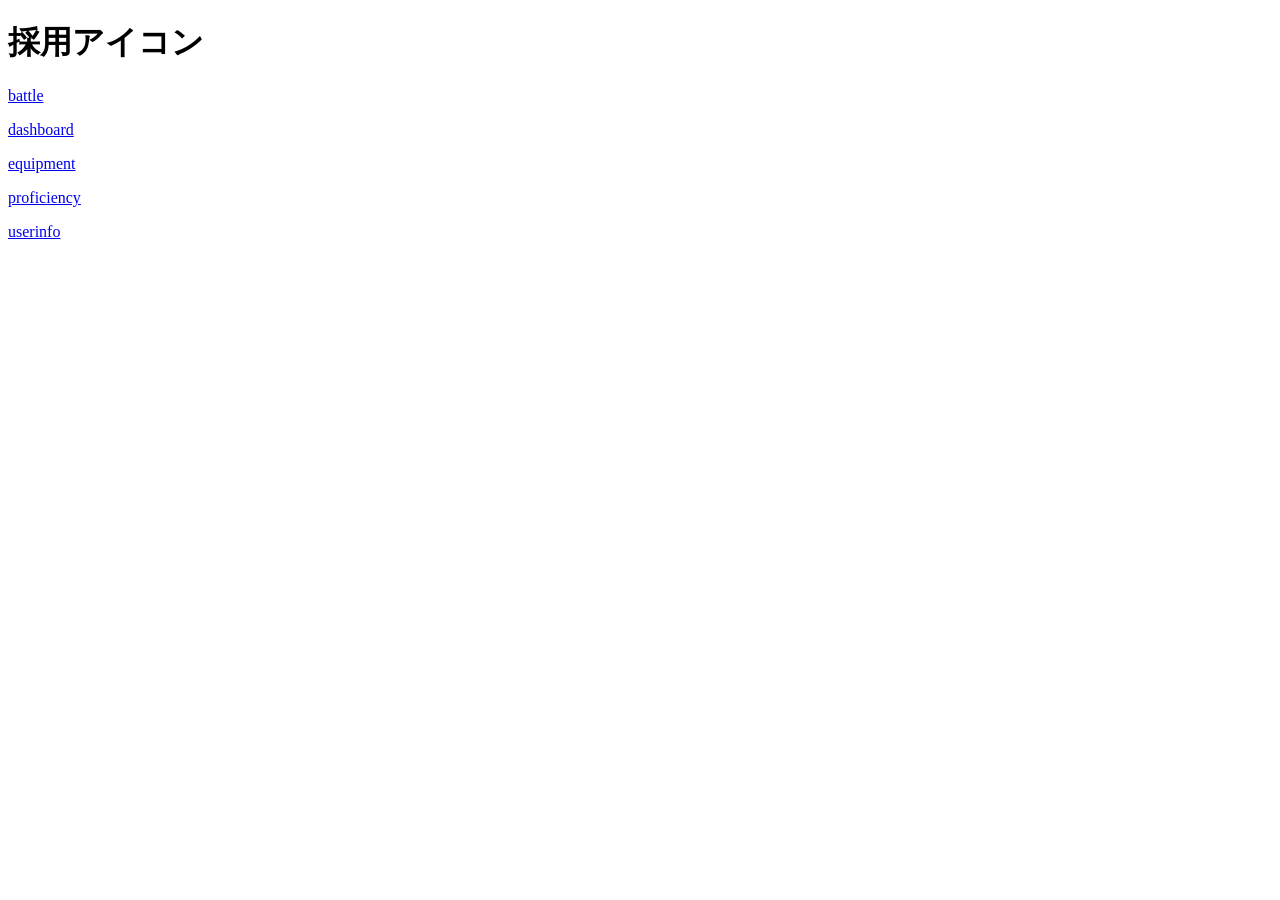
<file: icons/preview.html>
<!doctype html><meta charset="utf-8"><title>採用アイコン</title><h1>採用アイコン</h1><p><a href="battle/preview.html">battle</a></p><p><a href="dashboard/preview.html">dashboard</a></p><p><a href="equipment/preview.html">equipment</a></p><p><a href="proficiency/preview.html">proficiency</a></p><p><a href="userinfo/preview.html">userinfo</a></p>
</file>
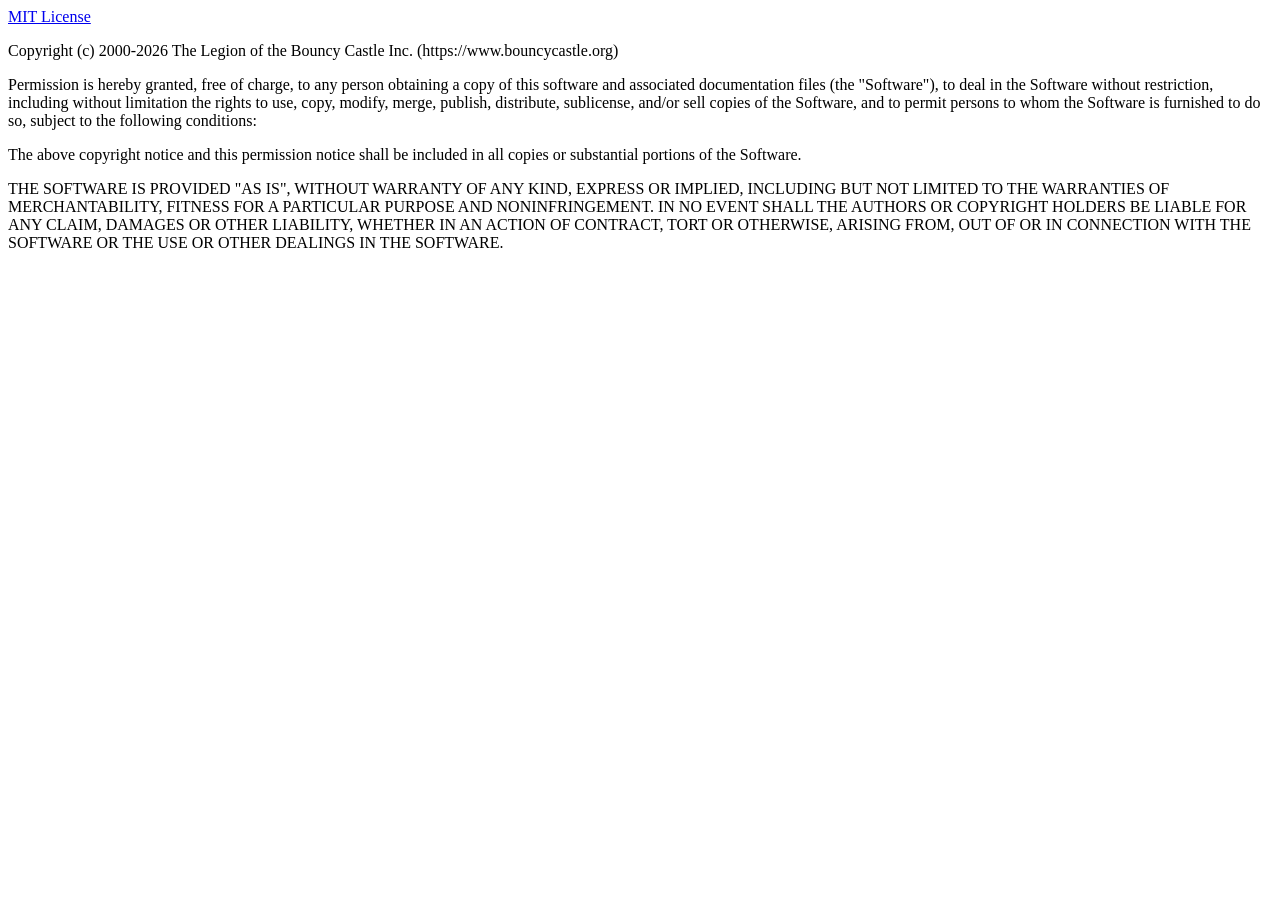
<file: licenses/BouncyCastle-LICENSE.html>
<html>
<body bgcolor=#ffffff>

<a href="https://opensource.org/licenses/MIT" >MIT License</a>
<p>
Copyright (c) 2000-2026 The Legion of the Bouncy Castle Inc. (https://www.bouncycastle.org)
</p><p>
Permission is hereby granted, free of charge, to any person obtaining a copy of this software 
and associated documentation files (the "Software"), to deal in the Software without restriction, 
including without limitation the rights to use, copy, modify, merge, publish, distribute, sublicense, 
and/or sell copies of the Software, and to permit persons to whom the Software is furnished to do so,
subject to the following conditions:
</p><p>
The above copyright notice and this permission notice shall be included in all copies or substantial
portions of the Software.
</p><p>
THE SOFTWARE IS PROVIDED "AS IS", WITHOUT WARRANTY OF ANY KIND, EXPRESS OR IMPLIED,
INCLUDING BUT NOT LIMITED TO THE WARRANTIES OF MERCHANTABILITY, FITNESS FOR A PARTICULAR
PURPOSE AND NONINFRINGEMENT. IN NO EVENT SHALL THE AUTHORS OR COPYRIGHT HOLDERS BE
LIABLE FOR ANY CLAIM, DAMAGES OR OTHER LIABILITY, WHETHER IN AN ACTION OF CONTRACT, TORT OR
OTHERWISE, ARISING FROM, OUT OF OR IN CONNECTION WITH THE SOFTWARE OR THE USE OR OTHER
DEALINGS IN THE SOFTWARE.
</p>
</body>
</html>
</file>
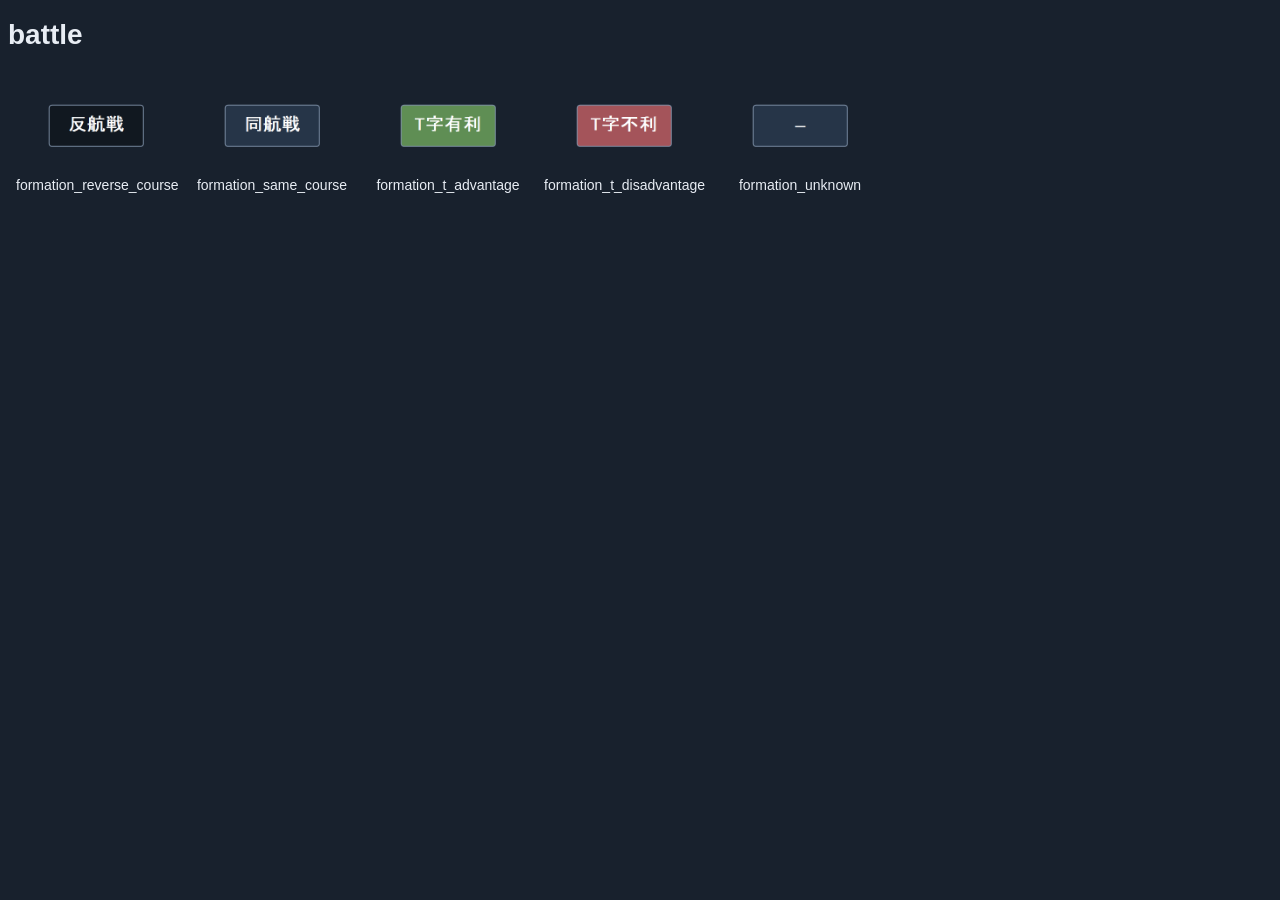
<file: icons/battle/preview.html>
<!doctype html><html lang="ja"><meta charset="utf-8"><title>battle</title><style>body{background:#18212d;color:#e8edf4;font:14px sans-serif}main{display:flex;flex-wrap:wrap}figure{width:160px;text-align:center;margin:8px}img{object-fit:contain}</style><h1>battle</h1><main><figure><img src="formation_reverse_course.png" width="96" height="96" loading="lazy"><figcaption>formation_reverse_course</figcaption></figure><figure><img src="formation_same_course.png" width="96" height="96" loading="lazy"><figcaption>formation_same_course</figcaption></figure><figure><img src="formation_t_advantage.png" width="96" height="96" loading="lazy"><figcaption>formation_t_advantage</figcaption></figure><figure><img src="formation_t_disadvantage.png" width="96" height="96" loading="lazy"><figcaption>formation_t_disadvantage</figcaption></figure><figure><img src="formation_unknown.png" width="96" height="96" loading="lazy"><figcaption>formation_unknown</figcaption></figure></main></html>
</file>
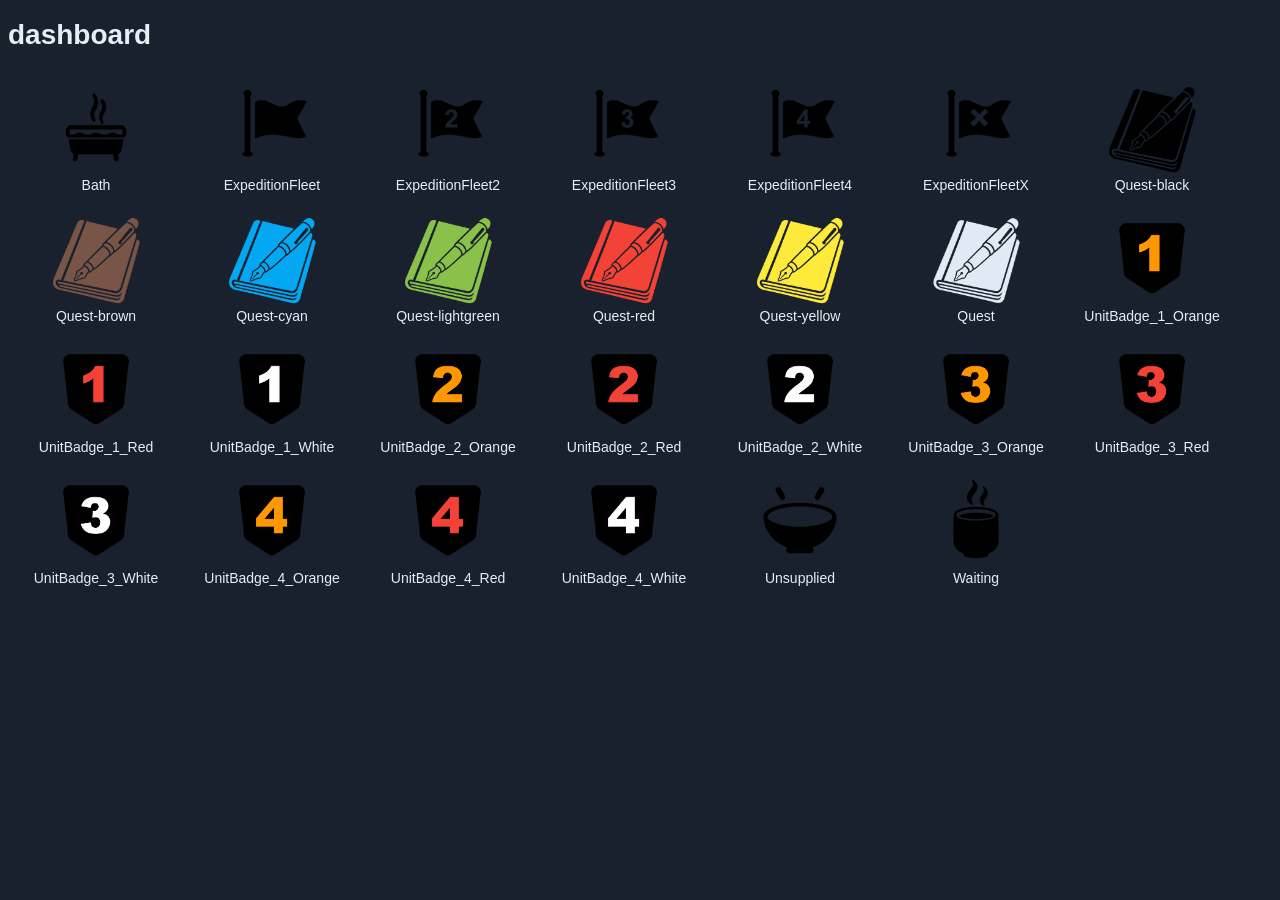
<file: icons/dashboard/preview.html>
<!doctype html><html lang="ja"><meta charset="utf-8"><title>dashboard</title><style>body{background:#18212d;color:#e8edf4;font:14px sans-serif}main{display:flex;flex-wrap:wrap}figure{width:160px;text-align:center;margin:8px}img{object-fit:contain}</style><h1>dashboard</h1><main><figure><img src="Bath.png" width="96" height="96" loading="lazy"><figcaption>Bath</figcaption></figure><figure><img src="ExpeditionFleet.png" width="96" height="96" loading="lazy"><figcaption>ExpeditionFleet</figcaption></figure><figure><img src="ExpeditionFleet2.png" width="96" height="96" loading="lazy"><figcaption>ExpeditionFleet2</figcaption></figure><figure><img src="ExpeditionFleet3.png" width="96" height="96" loading="lazy"><figcaption>ExpeditionFleet3</figcaption></figure><figure><img src="ExpeditionFleet4.png" width="96" height="96" loading="lazy"><figcaption>ExpeditionFleet4</figcaption></figure><figure><img src="ExpeditionFleetX.png" width="96" height="96" loading="lazy"><figcaption>ExpeditionFleetX</figcaption></figure><figure><img src="Quest-black.png" width="96" height="96" loading="lazy"><figcaption>Quest-black</figcaption></figure><figure><img src="Quest-brown.png" width="96" height="96" loading="lazy"><figcaption>Quest-brown</figcaption></figure><figure><img src="Quest-cyan.png" width="96" height="96" loading="lazy"><figcaption>Quest-cyan</figcaption></figure><figure><img src="Quest-lightgreen.png" width="96" height="96" loading="lazy"><figcaption>Quest-lightgreen</figcaption></figure><figure><img src="Quest-red.png" width="96" height="96" loading="lazy"><figcaption>Quest-red</figcaption></figure><figure><img src="Quest-yellow.png" width="96" height="96" loading="lazy"><figcaption>Quest-yellow</figcaption></figure><figure><img src="Quest.png" width="96" height="96" loading="lazy"><figcaption>Quest</figcaption></figure><figure><img src="UnitBadge_1_Orange.png" width="96" height="96" loading="lazy"><figcaption>UnitBadge_1_Orange</figcaption></figure><figure><img src="UnitBadge_1_Red.png" width="96" height="96" loading="lazy"><figcaption>UnitBadge_1_Red</figcaption></figure><figure><img src="UnitBadge_1_White.png" width="96" height="96" loading="lazy"><figcaption>UnitBadge_1_White</figcaption></figure><figure><img src="UnitBadge_2_Orange.png" width="96" height="96" loading="lazy"><figcaption>UnitBadge_2_Orange</figcaption></figure><figure><img src="UnitBadge_2_Red.png" width="96" height="96" loading="lazy"><figcaption>UnitBadge_2_Red</figcaption></figure><figure><img src="UnitBadge_2_White.png" width="96" height="96" loading="lazy"><figcaption>UnitBadge_2_White</figcaption></figure><figure><img src="UnitBadge_3_Orange.png" width="96" height="96" loading="lazy"><figcaption>UnitBadge_3_Orange</figcaption></figure><figure><img src="UnitBadge_3_Red.png" width="96" height="96" loading="lazy"><figcaption>UnitBadge_3_Red</figcaption></figure><figure><img src="UnitBadge_3_White.png" width="96" height="96" loading="lazy"><figcaption>UnitBadge_3_White</figcaption></figure><figure><img src="UnitBadge_4_Orange.png" width="96" height="96" loading="lazy"><figcaption>UnitBadge_4_Orange</figcaption></figure><figure><img src="UnitBadge_4_Red.png" width="96" height="96" loading="lazy"><figcaption>UnitBadge_4_Red</figcaption></figure><figure><img src="UnitBadge_4_White.png" width="96" height="96" loading="lazy"><figcaption>UnitBadge_4_White</figcaption></figure><figure><img src="Unsupplied.png" width="96" height="96" loading="lazy"><figcaption>Unsupplied</figcaption></figure><figure><img src="Waiting.png" width="96" height="96" loading="lazy"><figcaption>Waiting</figcaption></figure></main></html>
</file>
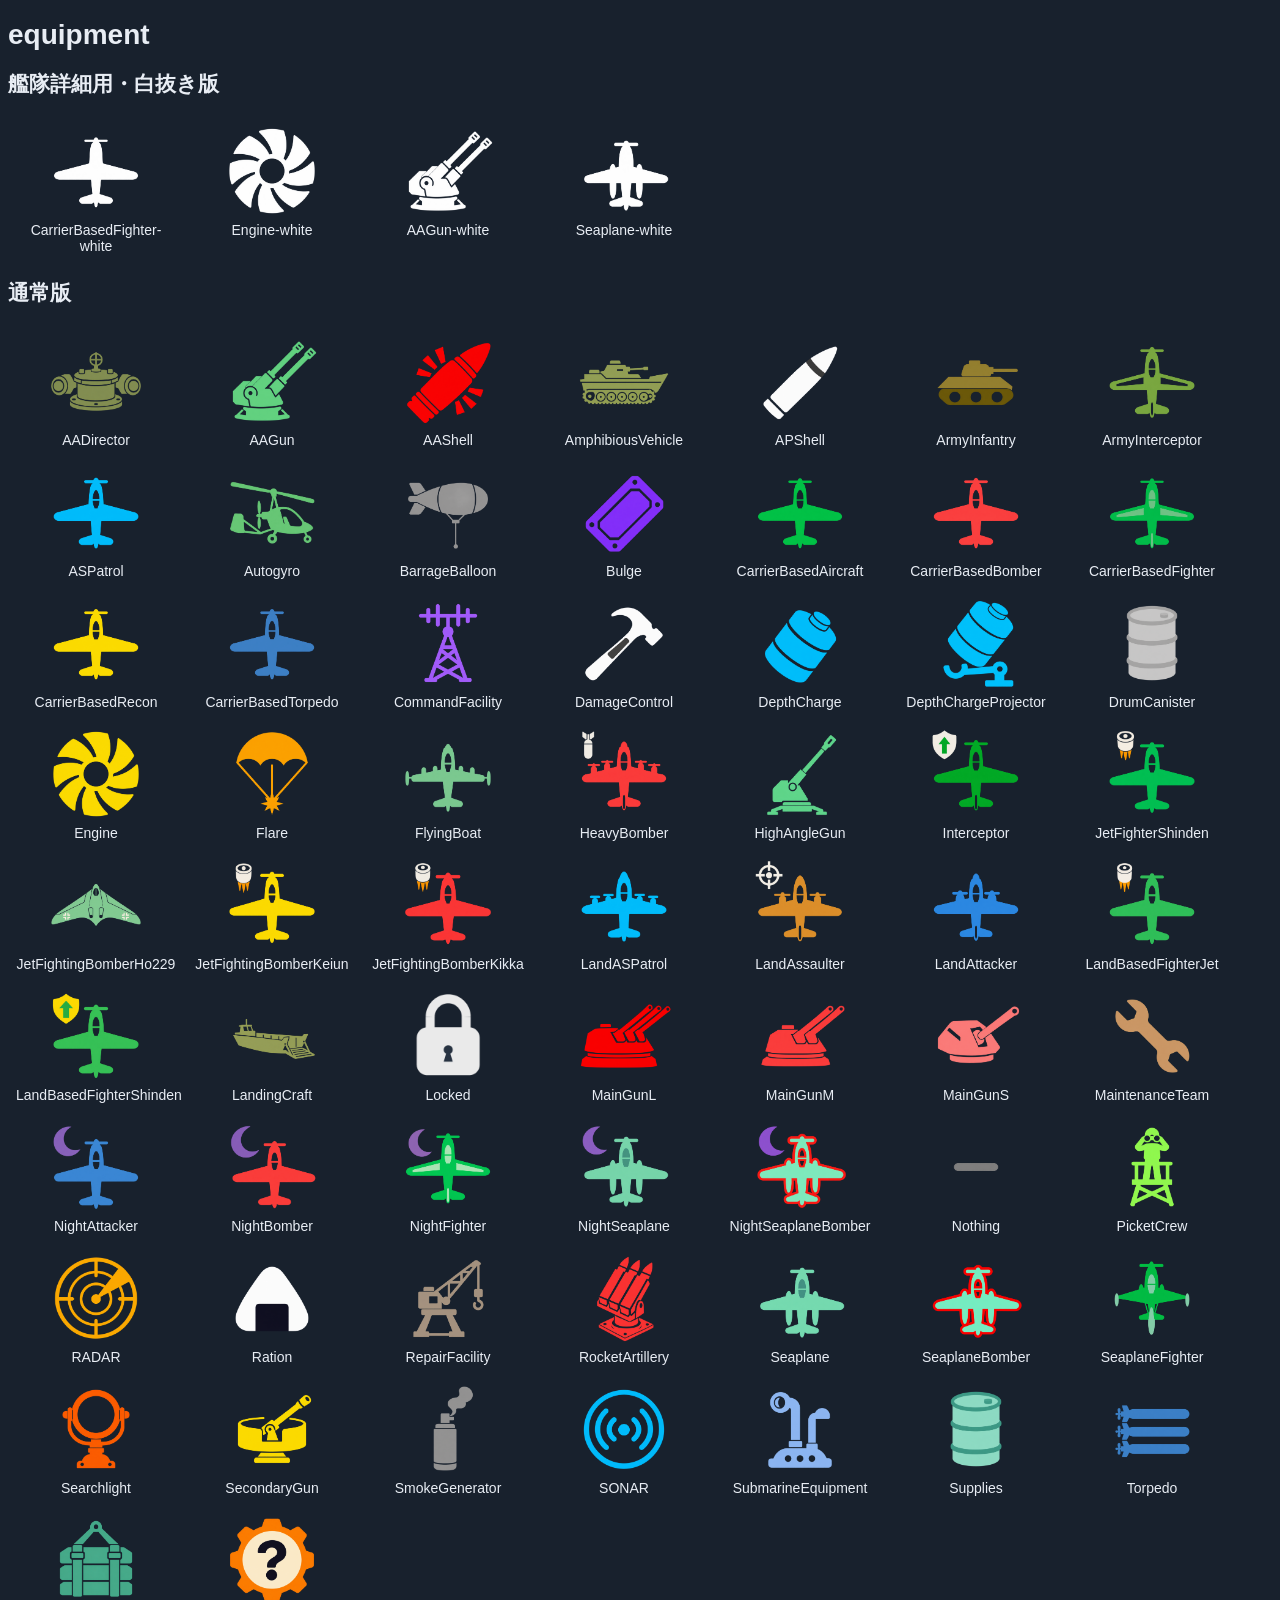
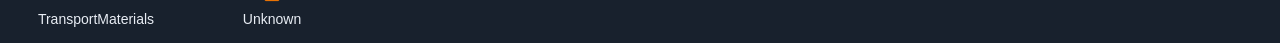
<file: icons/equipment/preview.html>
<!doctype html><html lang="ja"><meta charset="utf-8"><title>equipment</title><style>body{background:#18212d;color:#e8edf4;font:14px sans-serif}main{display:flex;flex-wrap:wrap}figure{width:160px;text-align:center;margin:8px}img{object-fit:contain}</style><h1>equipment</h1><h2>艦隊詳細用・白抜き版</h2><main><figure><img src="CarrierBasedFighter-white.png" width="96" height="96" loading="lazy"><figcaption>CarrierBasedFighter-white</figcaption></figure><figure><img src="Engine-white.png" width="96" height="96" loading="lazy"><figcaption>Engine-white</figcaption></figure><figure><img src="AAGun-white.png" width="96" height="96" loading="lazy"><figcaption>AAGun-white</figcaption></figure><figure><img src="Seaplane-white.png" width="96" height="96" loading="lazy"><figcaption>Seaplane-white</figcaption></figure></main><h2>通常版</h2><main><figure><img src="AADirector.png" width="96" height="96" loading="lazy"><figcaption>AADirector</figcaption></figure><figure><img src="AAGun.png" width="96" height="96" loading="lazy"><figcaption>AAGun</figcaption></figure><figure><img src="AAShell.png" width="96" height="96" loading="lazy"><figcaption>AAShell</figcaption></figure><figure><img src="AmphibiousVehicle.png" width="96" height="96" loading="lazy"><figcaption>AmphibiousVehicle</figcaption></figure><figure><img src="APShell.png" width="96" height="96" loading="lazy"><figcaption>APShell</figcaption></figure><figure><img src="ArmyInfantry.png" width="96" height="96" loading="lazy"><figcaption>ArmyInfantry</figcaption></figure><figure><img src="ArmyInterceptor.png" width="96" height="96" loading="lazy"><figcaption>ArmyInterceptor</figcaption></figure><figure><img src="ASPatrol.png" width="96" height="96" loading="lazy"><figcaption>ASPatrol</figcaption></figure><figure><img src="Autogyro.png" width="96" height="96" loading="lazy"><figcaption>Autogyro</figcaption></figure><figure><img src="BarrageBalloon.png" width="96" height="96" loading="lazy"><figcaption>BarrageBalloon</figcaption></figure><figure><img src="Bulge.png" width="96" height="96" loading="lazy"><figcaption>Bulge</figcaption></figure><figure><img src="CarrierBasedAircraft.png" width="96" height="96" loading="lazy"><figcaption>CarrierBasedAircraft</figcaption></figure><figure><img src="CarrierBasedBomber.png" width="96" height="96" loading="lazy"><figcaption>CarrierBasedBomber</figcaption></figure><figure><img src="CarrierBasedFighter.png" width="96" height="96" loading="lazy"><figcaption>CarrierBasedFighter</figcaption></figure><figure><img src="CarrierBasedRecon.png" width="96" height="96" loading="lazy"><figcaption>CarrierBasedRecon</figcaption></figure><figure><img src="CarrierBasedTorpedo.png" width="96" height="96" loading="lazy"><figcaption>CarrierBasedTorpedo</figcaption></figure><figure><img src="CommandFacility.png" width="96" height="96" loading="lazy"><figcaption>CommandFacility</figcaption></figure><figure><img src="DamageControl.png" width="96" height="96" loading="lazy"><figcaption>DamageControl</figcaption></figure><figure><img src="DepthCharge.png" width="96" height="96" loading="lazy"><figcaption>DepthCharge</figcaption></figure><figure><img src="DepthChargeProjector.png" width="96" height="96" loading="lazy"><figcaption>DepthChargeProjector</figcaption></figure><figure><img src="DrumCanister.png" width="96" height="96" loading="lazy"><figcaption>DrumCanister</figcaption></figure><figure><img src="Engine.png" width="96" height="96" loading="lazy"><figcaption>Engine</figcaption></figure><figure><img src="Flare.png" width="96" height="96" loading="lazy"><figcaption>Flare</figcaption></figure><figure><img src="FlyingBoat.png" width="96" height="96" loading="lazy"><figcaption>FlyingBoat</figcaption></figure><figure><img src="HeavyBomber.png" width="96" height="96" loading="lazy"><figcaption>HeavyBomber</figcaption></figure><figure><img src="HighAngleGun.png" width="96" height="96" loading="lazy"><figcaption>HighAngleGun</figcaption></figure><figure><img src="Interceptor.png" width="96" height="96" loading="lazy"><figcaption>Interceptor</figcaption></figure><figure><img src="JetFighterShinden.png" width="96" height="96" loading="lazy"><figcaption>JetFighterShinden</figcaption></figure><figure><img src="JetFightingBomberHo229.png" width="96" height="96" loading="lazy"><figcaption>JetFightingBomberHo229</figcaption></figure><figure><img src="JetFightingBomberKeiun.png" width="96" height="96" loading="lazy"><figcaption>JetFightingBomberKeiun</figcaption></figure><figure><img src="JetFightingBomberKikka.png" width="96" height="96" loading="lazy"><figcaption>JetFightingBomberKikka</figcaption></figure><figure><img src="LandASPatrol.png" width="96" height="96" loading="lazy"><figcaption>LandASPatrol</figcaption></figure><figure><img src="LandAssaulter.png" width="96" height="96" loading="lazy"><figcaption>LandAssaulter</figcaption></figure><figure><img src="LandAttacker.png" width="96" height="96" loading="lazy"><figcaption>LandAttacker</figcaption></figure><figure><img src="LandBasedFighterJet.png" width="96" height="96" loading="lazy"><figcaption>LandBasedFighterJet</figcaption></figure><figure><img src="LandBasedFighterShinden.png" width="96" height="96" loading="lazy"><figcaption>LandBasedFighterShinden</figcaption></figure><figure><img src="LandingCraft.png" width="96" height="96" loading="lazy"><figcaption>LandingCraft</figcaption></figure><figure><img src="Locked.png" width="96" height="96" loading="lazy"><figcaption>Locked</figcaption></figure><figure><img src="MainGunL.png" width="96" height="96" loading="lazy"><figcaption>MainGunL</figcaption></figure><figure><img src="MainGunM.png" width="96" height="96" loading="lazy"><figcaption>MainGunM</figcaption></figure><figure><img src="MainGunS.png" width="96" height="96" loading="lazy"><figcaption>MainGunS</figcaption></figure><figure><img src="MaintenanceTeam.png" width="96" height="96" loading="lazy"><figcaption>MaintenanceTeam</figcaption></figure><figure><img src="NightAttacker.png" width="96" height="96" loading="lazy"><figcaption>NightAttacker</figcaption></figure><figure><img src="NightBomber.png" width="96" height="96" loading="lazy"><figcaption>NightBomber</figcaption></figure><figure><img src="NightFighter.png" width="96" height="96" loading="lazy"><figcaption>NightFighter</figcaption></figure><figure><img src="NightSeaplane.png" width="96" height="96" loading="lazy"><figcaption>NightSeaplane</figcaption></figure><figure><img src="NightSeaplaneBomber.png" width="96" height="96" loading="lazy"><figcaption>NightSeaplaneBomber</figcaption></figure><figure><img src="Nothing.png" width="96" height="96" loading="lazy"><figcaption>Nothing</figcaption></figure><figure><img src="PicketCrew.png" width="96" height="96" loading="lazy"><figcaption>PicketCrew</figcaption></figure><figure><img src="RADAR.png" width="96" height="96" loading="lazy"><figcaption>RADAR</figcaption></figure><figure><img src="Ration.png" width="96" height="96" loading="lazy"><figcaption>Ration</figcaption></figure><figure><img src="RepairFacility.png" width="96" height="96" loading="lazy"><figcaption>RepairFacility</figcaption></figure><figure><img src="RocketArtillery.png" width="96" height="96" loading="lazy"><figcaption>RocketArtillery</figcaption></figure><figure><img src="Seaplane.png" width="96" height="96" loading="lazy"><figcaption>Seaplane</figcaption></figure><figure><img src="SeaplaneBomber.png" width="96" height="96" loading="lazy"><figcaption>SeaplaneBomber</figcaption></figure><figure><img src="SeaplaneFighter.png" width="96" height="96" loading="lazy"><figcaption>SeaplaneFighter</figcaption></figure><figure><img src="Searchlight.png" width="96" height="96" loading="lazy"><figcaption>Searchlight</figcaption></figure><figure><img src="SecondaryGun.png" width="96" height="96" loading="lazy"><figcaption>SecondaryGun</figcaption></figure><figure><img src="SmokeGenerator.png" width="96" height="96" loading="lazy"><figcaption>SmokeGenerator</figcaption></figure><figure><img src="SONAR.png" width="96" height="96" loading="lazy"><figcaption>SONAR</figcaption></figure><figure><img src="SubmarineEquipment.png" width="96" height="96" loading="lazy"><figcaption>SubmarineEquipment</figcaption></figure><figure><img src="Supplies.png" width="96" height="96" loading="lazy"><figcaption>Supplies</figcaption></figure><figure><img src="Torpedo.png" width="96" height="96" loading="lazy"><figcaption>Torpedo</figcaption></figure><figure><img src="TransportMaterials.png" width="96" height="96" loading="lazy"><figcaption>TransportMaterials</figcaption></figure><figure><img src="Unknown.png" width="96" height="96" loading="lazy"><figcaption>Unknown</figcaption></figure></main></html>
</file>
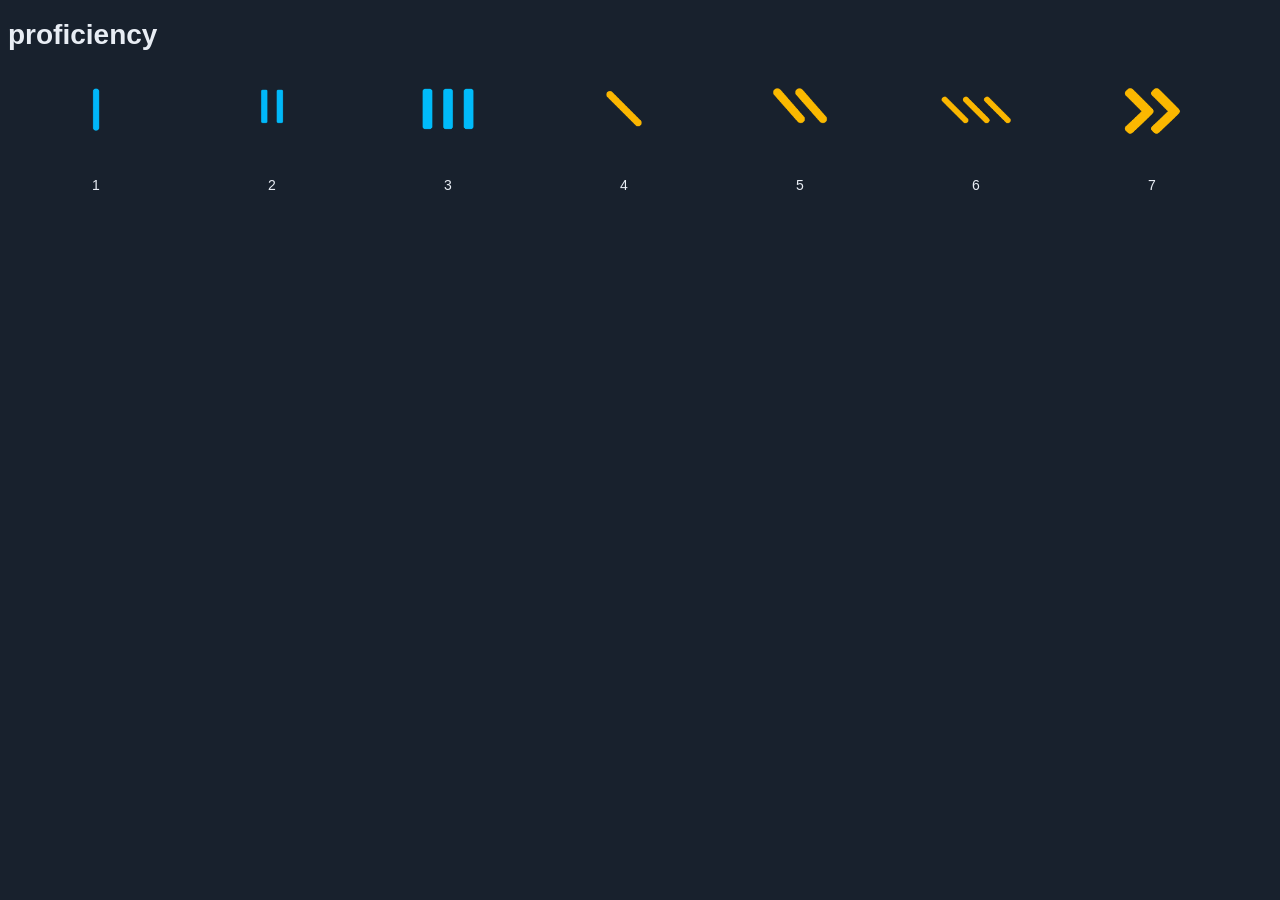
<file: icons/proficiency/preview.html>
<!doctype html><html lang="ja"><meta charset="utf-8"><title>proficiency</title><style>body{background:#18212d;color:#e8edf4;font:14px sans-serif}main{display:flex;flex-wrap:wrap}figure{width:160px;text-align:center;margin:8px}img{object-fit:contain}</style><h1>proficiency</h1><main><figure><img src="1.png" width="96" height="96" loading="lazy"><figcaption>1</figcaption></figure><figure><img src="2.png" width="96" height="96" loading="lazy"><figcaption>2</figcaption></figure><figure><img src="3.png" width="96" height="96" loading="lazy"><figcaption>3</figcaption></figure><figure><img src="4.png" width="96" height="96" loading="lazy"><figcaption>4</figcaption></figure><figure><img src="5.png" width="96" height="96" loading="lazy"><figcaption>5</figcaption></figure><figure><img src="6.png" width="96" height="96" loading="lazy"><figcaption>6</figcaption></figure><figure><img src="7.png" width="96" height="96" loading="lazy"><figcaption>7</figcaption></figure></main></html>
</file>
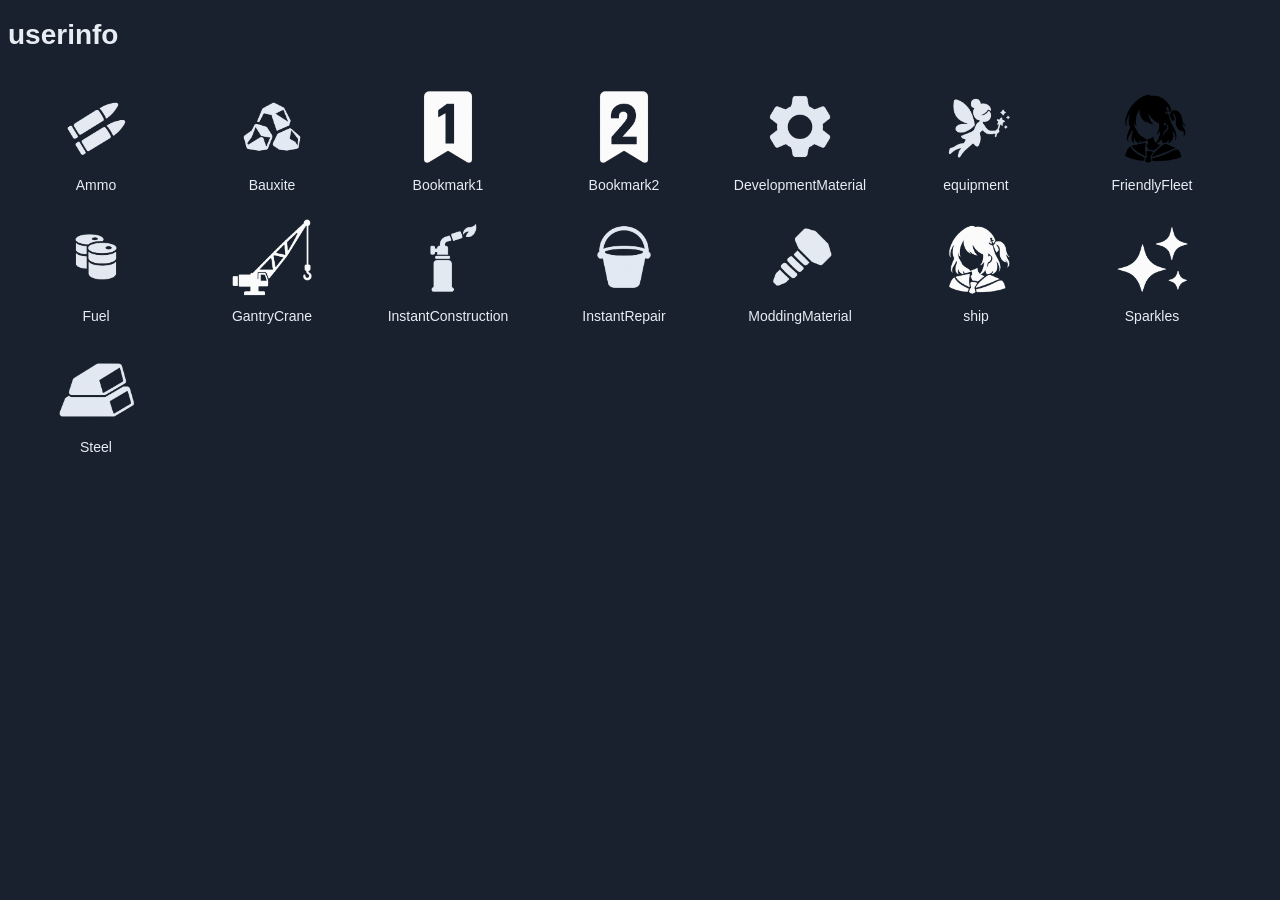
<file: icons/userinfo/preview.html>
<!doctype html><html lang="ja"><meta charset="utf-8"><title>userinfo</title><style>body{background:#18212d;color:#e8edf4;font:14px sans-serif}main{display:flex;flex-wrap:wrap}figure{width:160px;text-align:center;margin:8px}img{object-fit:contain}</style><h1>userinfo</h1><main><figure><img src="Ammo.png" width="96" height="96" loading="lazy"><figcaption>Ammo</figcaption></figure><figure><img src="Bauxite.png" width="96" height="96" loading="lazy"><figcaption>Bauxite</figcaption></figure><figure><img src="Bookmark1.png" width="96" height="96" loading="lazy"><figcaption>Bookmark1</figcaption></figure><figure><img src="Bookmark2.png" width="96" height="96" loading="lazy"><figcaption>Bookmark2</figcaption></figure><figure><img src="DevelopmentMaterial.png" width="96" height="96" loading="lazy"><figcaption>DevelopmentMaterial</figcaption></figure><figure><img src="equipment.png" width="96" height="96" loading="lazy"><figcaption>equipment</figcaption></figure><figure><img src="FriendlyFleet.png" width="96" height="96" loading="lazy"><figcaption>FriendlyFleet</figcaption></figure><figure><img src="Fuel.png" width="96" height="96" loading="lazy"><figcaption>Fuel</figcaption></figure><figure><img src="GantryCrane.png" width="96" height="96" loading="lazy"><figcaption>GantryCrane</figcaption></figure><figure><img src="InstantConstruction.png" width="96" height="96" loading="lazy"><figcaption>InstantConstruction</figcaption></figure><figure><img src="InstantRepair.png" width="96" height="96" loading="lazy"><figcaption>InstantRepair</figcaption></figure><figure><img src="ModdingMaterial.png" width="96" height="96" loading="lazy"><figcaption>ModdingMaterial</figcaption></figure><figure><img src="ship.png" width="96" height="96" loading="lazy"><figcaption>ship</figcaption></figure><figure><img src="Sparkles.png" width="96" height="96" loading="lazy"><figcaption>Sparkles</figcaption></figure><figure><img src="Steel.png" width="96" height="96" loading="lazy"><figcaption>Steel</figcaption></figure></main></html>
</file>
